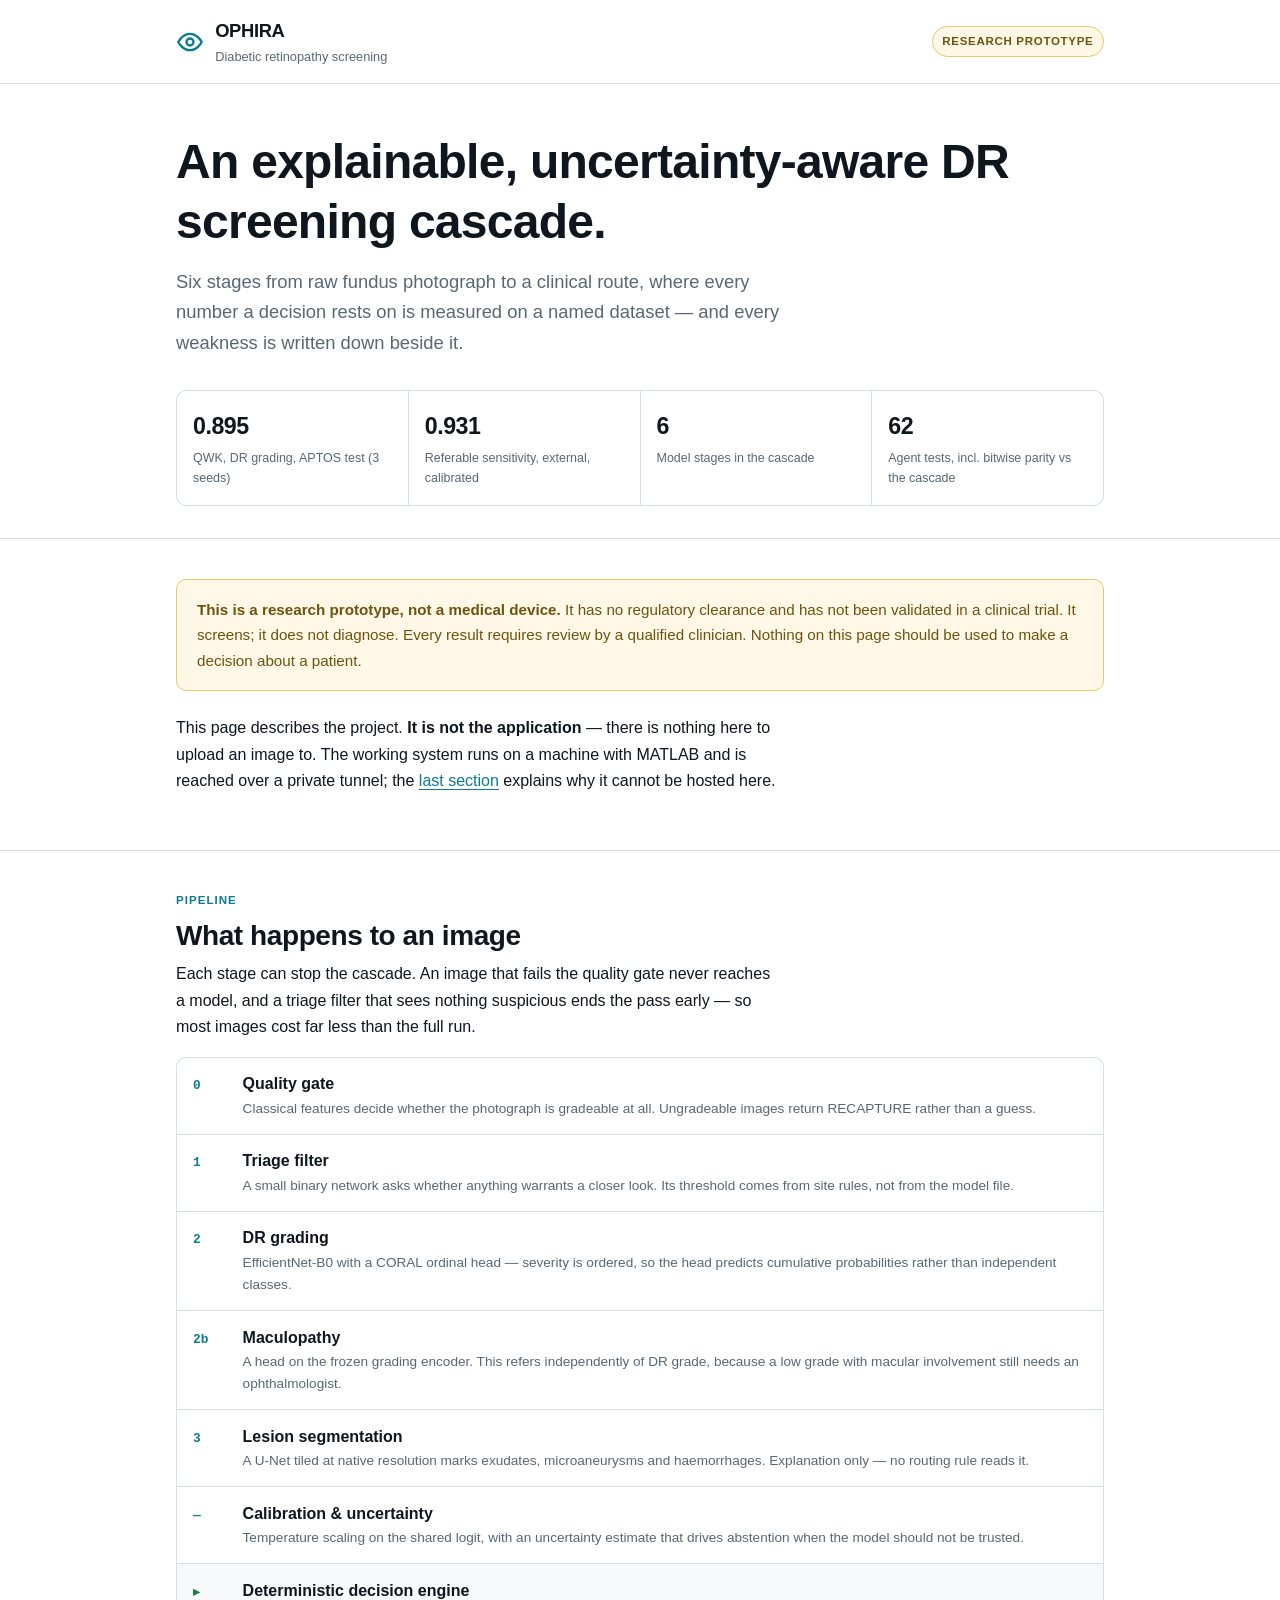
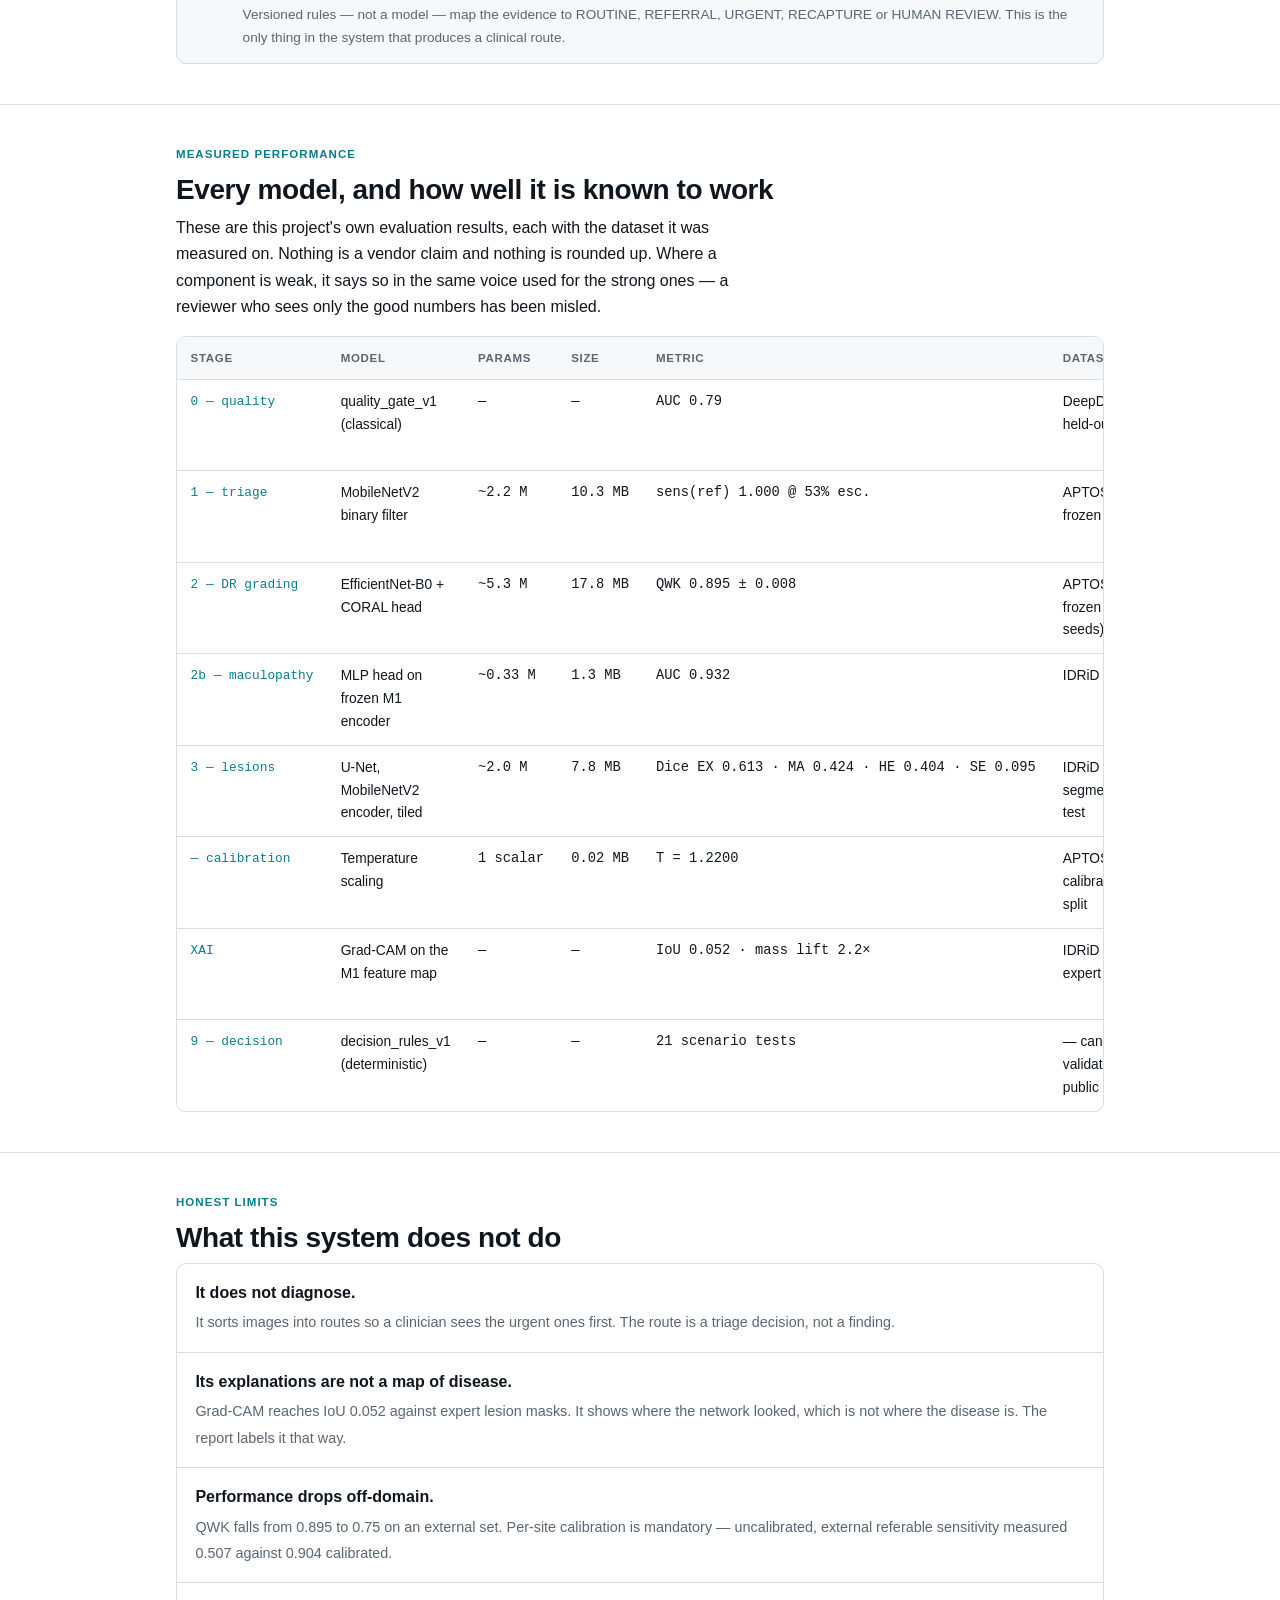
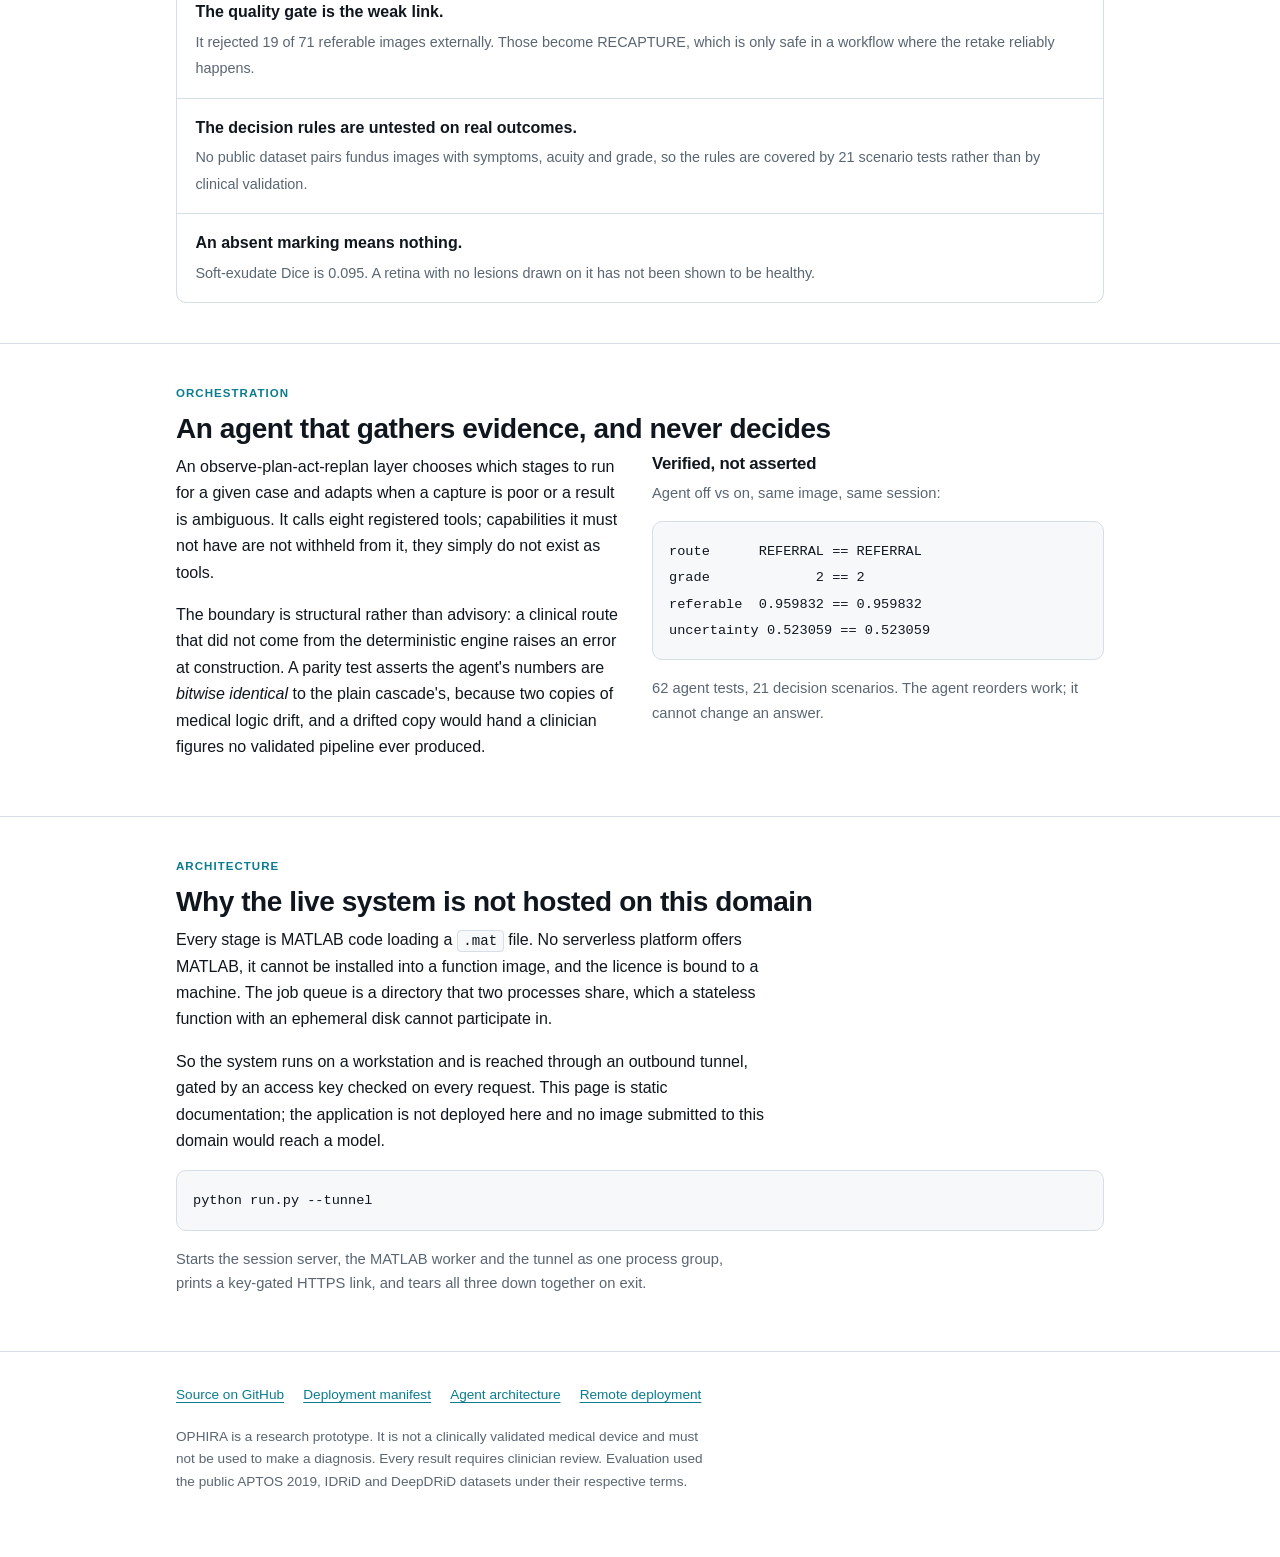
<file: site/index.html>
<!doctype html>
<html lang="en">
<head>
<meta charset="utf-8">
<meta name="viewport" content="width=device-width, initial-scale=1">
<title>OPHIRA — Diabetic Retinopathy Screening</title>
<meta name="description" content="An explainable, uncertainty-aware diabetic retinopathy screening cascade. Research prototype — not a validated medical device.">
<link rel="icon" href="data:image/svg+xml,%3Csvg xmlns='http://www.w3.org/2000/svg' viewBox='0 0 24 24' fill='none' stroke='%2322d3ee' stroke-width='2' stroke-linecap='round'%3E%3Cpath d='M2 12s3.5-7 10-7 10 7 10 7-3.5 7-10 7-10-7-10-7Z'/%3E%3Ccircle cx='12' cy='12' r='3'/%3E%3C/svg%3E">
<style>
:root{
  --bg:#ffffff; --bg-2:#f6f8fa; --surface:#ffffff; --border:#d8dee6;
  --border-2:#c2ccd8; --text:#10161d; --muted:#5a6672; --accent:#0a7c8e;
  --accent-2:#065f6e; --warn-bg:#fff8e6; --warn-bd:#e8c96a; --warn-tx:#6b5310;
  --danger:#b4232b; --ok:#1a7f45;
  --mono:ui-monospace,SFMono-Regular,"SF Mono",Menlo,Consolas,monospace;
  --sans:-apple-system,BlinkMacSystemFont,"Segoe UI",Roboto,Helvetica,Arial,sans-serif;
  --r:10px;
}
@media (prefers-color-scheme:dark){
  :root:not([data-theme="light"]){
    --bg:#070b10; --bg-2:#0c131b; --surface:#0f1720; --border:#1e2b38;
    --border-2:#2b3d4e; --text:#e6edf3; --muted:#8fa1b3; --accent:#22d3ee;
    --accent-2:#67e8f9; --warn-bg:#241d05; --warn-bd:#6b5310; --warn-tx:#f0d78a;
    --danger:#f87171; --ok:#4ade80;
  }
}
*{box-sizing:border-box}
html{-webkit-text-size-adjust:100%}
body{
  margin:0; background:var(--bg); color:var(--text);
  font:16px/1.65 var(--sans);
  -webkit-font-smoothing:antialiased;
}
.wrap{max-width:60rem;margin:0 auto;padding:0 16px}
a{color:var(--accent);text-underline-offset:3px}
a:hover{color:var(--accent-2)}
h1,h2,h3{line-height:1.25;letter-spacing:-0.015em;margin:0}
h2{font-size:clamp(1.3rem,3.4vw,1.75rem);margin:0 0 .5rem}
h3{font-size:1.05rem;margin:0 0 .35rem}
p{margin:0 0 1rem;max-width:68ch}
code{font:0.88em/1.5 var(--mono);background:var(--bg-2);padding:.15em .4em;
  border-radius:4px;border:1px solid var(--border)}
pre{background:var(--bg-2);border:1px solid var(--border);border-radius:var(--r);
  padding:1rem;overflow-x:auto;margin:0 0 1rem}
pre code{background:none;border:0;padding:0;font-size:.85rem}

/* ---------- header ---------- */
header{border-bottom:1px solid var(--border);background:var(--surface)}
.bar{display:flex;align-items:center;gap:.7rem;padding:1rem 16px;
  max-width:60rem;margin:0 auto;flex-wrap:wrap}
.mark{width:28px;height:28px;color:var(--accent);flex:none}
.name{font-weight:700;font-size:1.15rem;letter-spacing:-0.02em}
.sub{color:var(--muted);font-size:.8rem}
.spacer{flex:1 1 auto}
.tag{font-size:.72rem;font-weight:700;letter-spacing:.06em;text-transform:uppercase;
  padding:.3rem .6rem;border-radius:999px;border:1px solid var(--warn-bd);
  background:var(--warn-bg);color:var(--warn-tx);white-space:nowrap}

/* ---------- hero ---------- */
.hero{padding:3rem 0 2rem;border-bottom:1px solid var(--border)}
.hero h1{font-size:clamp(1.9rem,6vw,3rem);margin-bottom:.9rem}
.hero .lede{font-size:clamp(1rem,2.4vw,1.15rem);color:var(--muted);max-width:60ch}
.stats{display:grid;grid-template-columns:repeat(auto-fit,minmax(140px,1fr));
  gap:1px;background:var(--border);border:1px solid var(--border);
  border-radius:var(--r);overflow:hidden;margin-top:2rem}
.stat{background:var(--surface);padding:1rem}
.stat b{display:block;font-size:1.45rem;letter-spacing:-0.02em;font-variant-numeric:tabular-nums}
.stat span{display:block;color:var(--muted);font-size:.78rem;margin-top:.15rem}

/* ---------- sections ---------- */
section{padding:2.5rem 0;border-bottom:1px solid var(--border)}
.eyebrow{font-size:.72rem;font-weight:700;letter-spacing:.09em;
  text-transform:uppercase;color:var(--accent);margin-bottom:.5rem}

/* ---------- notice ---------- */
.notice{border:1px solid var(--warn-bd);background:var(--warn-bg);color:var(--warn-tx);
  border-radius:var(--r);padding:1.1rem 1.25rem;margin:0 0 1.5rem}
.notice p{margin:0;max-width:none;font-size:.95rem}
.notice strong{font-weight:700}

/* ---------- pipeline ---------- */
.pipe{display:grid;gap:1px;background:var(--border);border:1px solid var(--border);
  border-radius:var(--r);overflow:hidden}
.step{background:var(--surface);padding:.85rem 1rem;display:grid;
  grid-template-columns:2.2rem 1fr;gap:.9rem;align-items:baseline}
.step i{font-style:normal;font-family:var(--mono);font-size:.8rem;color:var(--accent);font-weight:700}
.step b{font-weight:650}
.step span{display:block;color:var(--muted);font-size:.85rem}
.step.decide{background:var(--bg-2)}
.step.decide i{color:var(--ok)}

/* ---------- table ---------- */
.scroll{overflow-x:auto;border:1px solid var(--border);border-radius:var(--r)}
table{border-collapse:collapse;width:100%;min-width:56rem;font-size:.86rem}
th,td{text-align:left;padding:.7rem .85rem;border-bottom:1px solid var(--border);
  vertical-align:top}
thead th{background:var(--bg-2);font-size:.72rem;text-transform:uppercase;
  letter-spacing:.06em;color:var(--muted);font-weight:700;white-space:nowrap;
  position:sticky;top:0}
tbody tr:last-child td{border-bottom:0}
td.num{font-family:var(--mono);font-variant-numeric:tabular-nums;white-space:nowrap}
td.note{color:var(--muted);min-width:22rem}
.stage{font-family:var(--mono);font-size:.8rem;color:var(--accent);white-space:nowrap}

/* ---------- limits ---------- */
.limits{display:grid;gap:1px;background:var(--border);border:1px solid var(--border);
  border-radius:var(--r);overflow:hidden}
.limit{background:var(--surface);padding:1rem 1.15rem}
.limit b{display:block;margin-bottom:.2rem}
.limit span{color:var(--muted);font-size:.9rem}

.cols{display:grid;grid-template-columns:repeat(auto-fit,minmax(min(100%,17rem),1fr));gap:1.5rem}

footer{padding:2rem 0 3rem;color:var(--muted);font-size:.85rem}
footer p{max-width:70ch}
.links{display:flex;gap:1.2rem;flex-wrap:wrap;margin-bottom:1.2rem}
</style>
</head>
<body>

<header>
  <div class="bar">
    <svg class="mark" viewBox="0 0 24 24" fill="none" stroke="currentColor"
         stroke-width="2" stroke-linecap="round" stroke-linejoin="round" aria-hidden="true">
      <path d="M2 12s3.5-7 10-7 10 7 10 7-3.5 7-10 7-10-7-10-7Z"/><circle cx="12" cy="12" r="3"/>
    </svg>
    <div>
      <div class="name">OPHIRA</div>
      <div class="sub">Diabetic retinopathy screening</div>
    </div>
    <div class="spacer"></div>
    <span class="tag">Research prototype</span>
  </div>
</header>

<main>

<div class="hero">
  <div class="wrap">
    <h1>An explainable, uncertainty&#8209;aware DR screening cascade.</h1>
    <p class="lede">
      Six stages from raw fundus photograph to a clinical route, where every
      number a decision rests on is measured on a named dataset — and every
      weakness is written down beside it.
    </p>
    <div class="stats">
      <div class="stat"><b>0.895</b><span>QWK, DR grading, APTOS test (3 seeds)</span></div>
      <div class="stat"><b>0.931</b><span>Referable sensitivity, external, calibrated</span></div>
      <div class="stat"><b>6</b><span>Model stages in the cascade</span></div>
      <div class="stat"><b>62</b><span>Agent tests, incl. bitwise parity vs the cascade</span></div>
    </div>
  </div>
</div>

<section>
  <div class="wrap">
    <div class="notice">
      <p><strong>This is a research prototype, not a medical device.</strong>
      It has no regulatory clearance and has not been validated in a clinical
      trial. It screens; it does not diagnose. Every result requires review by
      a qualified clinician. Nothing on this page should be used to make a
      decision about a patient.</p>
    </div>
    <p>
      This page describes the project. <strong>It is not the application</strong> —
      there is nothing here to upload an image to. The working system runs on a
      machine with MATLAB and is reached over a private tunnel; the
      <a href="#running">last section</a> explains why it cannot be hosted here.
    </p>
  </div>
</section>

<section>
  <div class="wrap">
    <p class="eyebrow">Pipeline</p>
    <h2>What happens to an image</h2>
    <p>
      Each stage can stop the cascade. An image that fails the quality gate
      never reaches a model, and a triage filter that sees nothing suspicious
      ends the pass early — so most images cost far less than the full run.
    </p>
    <div class="pipe">
      <div class="step"><i>0</i><div><b>Quality gate</b>
        <span>Classical features decide whether the photograph is gradeable at all. Ungradeable images return RECAPTURE rather than a guess.</span></div></div>
      <div class="step"><i>1</i><div><b>Triage filter</b>
        <span>A small binary network asks whether anything warrants a closer look. Its threshold comes from site rules, not from the model file.</span></div></div>
      <div class="step"><i>2</i><div><b>DR grading</b>
        <span>EfficientNet&#8209;B0 with a CORAL ordinal head — severity is ordered, so the head predicts cumulative probabilities rather than independent classes.</span></div></div>
      <div class="step"><i>2b</i><div><b>Maculopathy</b>
        <span>A head on the frozen grading encoder. This refers independently of DR grade, because a low grade with macular involvement still needs an ophthalmologist.</span></div></div>
      <div class="step"><i>3</i><div><b>Lesion segmentation</b>
        <span>A U&#8209;Net tiled at native resolution marks exudates, microaneurysms and haemorrhages. Explanation only — no routing rule reads it.</span></div></div>
      <div class="step"><i>—</i><div><b>Calibration &amp; uncertainty</b>
        <span>Temperature scaling on the shared logit, with an uncertainty estimate that drives abstention when the model should not be trusted.</span></div></div>
      <div class="step decide"><i>▸</i><div><b>Deterministic decision engine</b>
        <span>Versioned rules — not a model — map the evidence to ROUTINE, REFERRAL, URGENT, RECAPTURE or HUMAN REVIEW. This is the only thing in the system that produces a clinical route.</span></div></div>
    </div>
  </div>
</section>

<section>
  <div class="wrap">
    <p class="eyebrow">Measured performance</p>
    <h2>Every model, and how well it is known to work</h2>
    <p>
      These are this project's own evaluation results, each with the dataset it
      was measured on. Nothing is a vendor claim and nothing is rounded up.
      Where a component is weak, it says so in the same voice used for the
      strong ones — a reviewer who sees only the good numbers has been misled.
    </p>
    <div class="scroll">
      <table>
        <thead>
          <tr><th>Stage</th><th>Model</th><th>Params</th><th>Size</th>
              <th>Metric</th><th>Dataset</th><th>What limits it</th></tr>
        </thead>
        <tbody>
          <tr>
            <td class="stage">0 — quality</td>
            <td>quality_gate_v1 (classical)</td><td class="num">—</td><td class="num">—</td>
            <td class="num">AUC 0.79</td><td>DeepDRiD held&#8209;out</td>
            <td class="note">Weakest component. Rejected 19 of 71 referable images externally — a RECAPTURE is only safe if the retake actually happens.</td>
          </tr>
          <tr>
            <td class="stage">1 — triage</td>
            <td>MobileNetV2 binary filter</td><td class="num">~2.2 M</td><td class="num">10.3 MB</td>
            <td class="num">sens(ref) 1.000 @ 53% esc.</td><td>APTOS frozen test</td>
            <td class="note">Site&#8209;calibrated threshold from rulesV1. The value baked into the model file scored 0.493 externally and is not used.</td>
          </tr>
          <tr>
            <td class="stage">2 — DR grading</td>
            <td>EfficientNet&#8209;B0 + CORAL head</td><td class="num">~5.3 M</td><td class="num">17.8 MB</td>
            <td class="num">QWK 0.895 ± 0.008</td><td>APTOS frozen test (3 seeds)</td>
            <td class="note">External QWK 0.75. Referable sens 0.981 / spec 0.894 in&#8209;domain; 0.931 / 0.843 externally once calibrated.</td>
          </tr>
          <tr>
            <td class="stage">2b — maculopathy</td>
            <td>MLP head on frozen M1 encoder</td><td class="num">~0.33 M</td><td class="num">1.3 MB</td>
            <td class="num">AUC 0.932</td><td>IDRiD test</td>
            <td class="note">The IDRiD label is <em>defined</em> by exudate proximity to the fovea, so this is coupled to the exudate findings, not independent of them. External precision 0.209.</td>
          </tr>
          <tr>
            <td class="stage">3 — lesions</td>
            <td>U&#8209;Net, MobileNetV2 encoder, tiled</td><td class="num">~2.0 M</td><td class="num">7.8 MB</td>
            <td class="num">Dice EX 0.613 · MA 0.424 · HE 0.404 · SE 0.095</td><td>IDRiD segmentation test</td>
            <td class="note">Explanation only — no routing rule reads it. Soft&#8209;exudate localisation is unreliable; absence of a marking is not evidence of a healthy retina.</td>
          </tr>
          <tr>
            <td class="stage">— calibration</td>
            <td>Temperature scaling</td><td class="num">1 scalar</td><td class="num">0.02 MB</td>
            <td class="num">T = 1.2200</td><td>APTOS calibration split</td>
            <td class="note">Fitted on APTOS only. Per&#8209;site temperature was tested and rejected: it minimises ECE but destroys the threshold and the uncertainty ranking.</td>
          </tr>
          <tr>
            <td class="stage">XAI</td>
            <td>Grad&#8209;CAM on the M1 feature map</td><td class="num">—</td><td class="num">—</td>
            <td class="num">IoU 0.052 · mass lift 2.2×</td><td>IDRiD vs expert masks</td>
            <td class="note"><strong>Does not localise lesions.</strong> The supervised lesion branch reaches 5.3× on the same metric. Shown as model attention, never as a map of disease.</td>
          </tr>
          <tr>
            <td class="stage">9 — decision</td>
            <td>decision_rules_v1 (deterministic)</td><td class="num">—</td><td class="num">—</td>
            <td class="num">21 scenario tests</td><td>— cannot be validated on public data</td>
            <td class="note">No public dataset pairs fundus images with symptoms, visual acuity and grade. <strong>The only source of a clinical route.</strong></td>
          </tr>
        </tbody>
      </table>
    </div>
  </div>
</section>

<section>
  <div class="wrap">
    <p class="eyebrow">Honest limits</p>
    <h2>What this system does not do</h2>
    <div class="limits">
      <div class="limit"><b>It does not diagnose.</b>
        <span>It sorts images into routes so a clinician sees the urgent ones first. The route is a triage decision, not a finding.</span></div>
      <div class="limit"><b>Its explanations are not a map of disease.</b>
        <span>Grad&#8209;CAM reaches IoU 0.052 against expert lesion masks. It shows where the network looked, which is not where the disease is. The report labels it that way.</span></div>
      <div class="limit"><b>Performance drops off&#8209;domain.</b>
        <span>QWK falls from 0.895 to 0.75 on an external set. Per&#8209;site calibration is mandatory — uncalibrated, external referable sensitivity measured 0.507 against 0.904 calibrated.</span></div>
      <div class="limit"><b>The quality gate is the weak link.</b>
        <span>It rejected 19 of 71 referable images externally. Those become RECAPTURE, which is only safe in a workflow where the retake reliably happens.</span></div>
      <div class="limit"><b>The decision rules are untested on real outcomes.</b>
        <span>No public dataset pairs fundus images with symptoms, acuity and grade, so the rules are covered by 21 scenario tests rather than by clinical validation.</span></div>
      <div class="limit"><b>An absent marking means nothing.</b>
        <span>Soft&#8209;exudate Dice is 0.095. A retina with no lesions drawn on it has not been shown to be healthy.</span></div>
    </div>
  </div>
</section>

<section>
  <div class="wrap">
    <p class="eyebrow">Orchestration</p>
    <h2>An agent that gathers evidence, and never decides</h2>
    <div class="cols">
      <div>
        <p>
          An observe&#8209;plan&#8209;act&#8209;replan layer chooses which stages to run
          for a given case and adapts when a capture is poor or a result is
          ambiguous. It calls eight registered tools; capabilities it must not
          have are not withheld from it, they simply do not exist as tools.
        </p>
        <p>
          The boundary is structural rather than advisory: a clinical route
          that did not come from the deterministic engine raises an error at
          construction. A parity test asserts the agent's numbers are
          <em>bitwise identical</em> to the plain cascade's, because two copies
          of medical logic drift, and a drifted copy would hand a clinician
          figures no validated pipeline ever produced.
        </p>
      </div>
      <div>
        <h3>Verified, not asserted</h3>
        <p style="color:var(--muted);font-size:.92rem">
          Agent off vs on, same image, same session:
        </p>
        <pre><code>route      REFERRAL == REFERRAL
grade             2 == 2
referable  0.959832 == 0.959832
uncertainty 0.523059 == 0.523059</code></pre>
        <p style="color:var(--muted);font-size:.92rem;margin:0">
          62 agent tests, 21 decision scenarios. The agent reorders work; it
          cannot change an answer.
        </p>
      </div>
    </div>
  </div>
</section>

<section id="running">
  <div class="wrap">
    <p class="eyebrow">Architecture</p>
    <h2>Why the live system is not hosted on this domain</h2>
    <p>
      Every stage is MATLAB code loading a <code>.mat</code> file. No serverless
      platform offers MATLAB, it cannot be installed into a function image, and
      the licence is bound to a machine. The job queue is a directory that two
      processes share, which a stateless function with an ephemeral disk cannot
      participate in.
    </p>
    <p>
      So the system runs on a workstation and is reached through an outbound
      tunnel, gated by an access key checked on every request. This page is
      static documentation; the application is not deployed here and no image
      submitted to this domain would reach a model.
    </p>
    <pre><code>python run.py --tunnel</code></pre>
    <p style="color:var(--muted);font-size:.92rem">
      Starts the session server, the MATLAB worker and the tunnel as one
      process group, prints a key&#8209;gated HTTPS link, and tears all three down
      together on exit.
    </p>
  </div>
</section>

</main>

<footer>
  <div class="wrap">
    <div class="links">
      <a href="https://github.com/knpranavranjan/DRagent-">Source on GitHub</a>
      <a href="https://github.com/knpranavranjan/DRagent-/blob/main/DEPLOYMENT_MANIFEST.md">Deployment manifest</a>
      <a href="https://github.com/knpranavranjan/DRagent-/blob/main/AGENT_ARCHITECTURE.md">Agent architecture</a>
      <a href="https://github.com/knpranavranjan/DRagent-/blob/main/DEPLOY_REMOTE.md">Remote deployment</a>
    </div>
    <p>
      OPHIRA is a research prototype. It is not a clinically validated medical
      device and must not be used to make a diagnosis. Every result requires
      clinician review. Evaluation used the public APTOS 2019, IDRiD and
      DeepDRiD datasets under their respective terms.
    </p>
  </div>
</footer>

</body>
</html>
</file>
